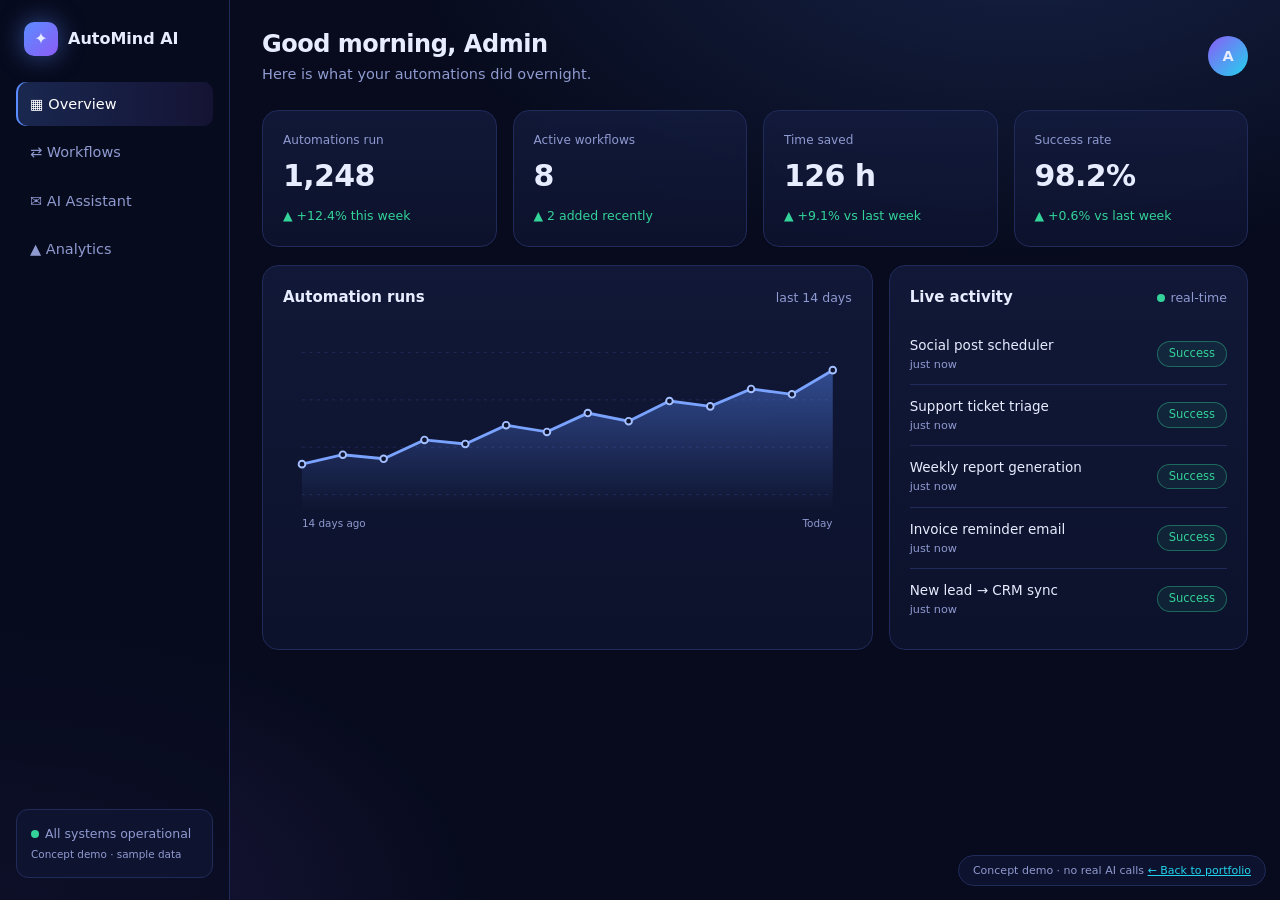
<file: demos/ai-automation/index.html>
<!DOCTYPE html>
<html lang="en"><head><meta charset="UTF-8"><meta name="viewport" content="width=device-width,initial-scale=1">
<title>AI Automation Solutions | Dashboard (Concept Demo)</title>
<style>
:root{--bg:#070b1d;--s1:#0e1430;--s2:#141c3f;--line:#212b5a;--text:#e8ecff;--mut:#8f9ad0;--a:#5b8cff;--b:#8b5cf6;--c:#22d3ee;--ok:#34d399;--warn:#fbbf24}
*{margin:0;padding:0;box-sizing:border-box}
body{background:radial-gradient(900px 500px at 80% -10%,rgba(91,140,255,.18),transparent 70%),radial-gradient(700px 400px at 0% 100%,rgba(139,92,246,.15),transparent 70%),var(--bg);color:var(--text);font:14.5px/1.55 system-ui,'Segoe UI',Roboto,sans-serif;min-height:100vh}
button,input{font:inherit;color:inherit}button{cursor:pointer;border:0;background:none}
.app{display:grid;grid-template-columns:230px 1fr;min-height:100vh}
aside{border-right:1px solid var(--line);background:rgba(8,12,30,.7);padding:22px 16px;position:sticky;top:0;height:100vh;display:flex;flex-direction:column}
.logo{display:flex;align-items:center;gap:10px;font-weight:700;font-size:16px;padding:0 8px 26px}.logo i{width:34px;height:34px;border-radius:10px;background:linear-gradient(135deg,var(--a),var(--b));display:grid;place-items:center;font-style:normal;box-shadow:0 0 24px rgba(91,140,255,.5)}
.lnk{display:flex;gap:12px;align-items:center;padding:11px 14px;border-radius:10px;color:var(--mut);width:100%;text-align:left;transition:.2s;margin-bottom:4px}.lnk:hover{background:var(--s2);color:#fff}.lnk.on{background:linear-gradient(90deg,rgba(91,140,255,.22),rgba(139,92,246,.1));color:#fff;box-shadow:inset 2px 0 0 var(--a)}
.side-foot{margin-top:auto;padding:14px;border:1px solid var(--line);border-radius:12px;background:var(--s1);font-size:12.5px;color:var(--mut)}.dot{display:inline-block;width:8px;height:8px;border-radius:50%;background:var(--ok);margin-right:6px;animation:pulse 1.6s infinite}@keyframes pulse{50%{opacity:.3}}
main{padding:26px 32px 60px;min-width:0}.top{display:flex;justify-content:space-between;align-items:center;margin-bottom:24px;gap:14px}.top h1{font-size:24px;letter-spacing:-.02em}.top p{color:var(--mut)}
.av{width:40px;height:40px;border-radius:50%;background:linear-gradient(135deg,var(--b),var(--c));display:grid;place-items:center;font-weight:700}
.view{display:none}.view.on{display:block;animation:in .45s}@keyframes in{from{opacity:0;transform:translateY(10px)}}
.kpis{display:grid;grid-template-columns:repeat(4,1fr);gap:16px;margin-bottom:18px}.kpi,.card{background:linear-gradient(180deg,rgba(20,28,63,.8),rgba(14,20,48,.8));border:1px solid var(--line);border-radius:16px;padding:20px;backdrop-filter:blur(6px)}
.kpi small{color:var(--mut);display:block}.kpi b{font-size:30px;letter-spacing:-.02em;display:block;margin:4px 0}.kpi span{font-size:12.5px;color:var(--ok)}
.row2{display:grid;grid-template-columns:1.7fr 1fr;gap:16px}.card h3{font-size:15px;margin-bottom:14px;display:flex;justify-content:space-between;align-items:center}.card h3 small{color:var(--mut);font-weight:400}
.rn{display:flex;justify-content:space-between;align-items:center;padding:11px 0;border-bottom:1px solid var(--line);font-size:13.5px;animation:in .5s}.rn:last-child{border:0}.rn small{color:var(--mut);display:block}
.pill{font-size:11.5px;padding:3px 11px;border-radius:99px;border:1px solid}.pill.ok{color:var(--ok);border-color:rgba(52,211,153,.4);background:rgba(52,211,153,.08)}.pill.run2{color:var(--warn);border-color:rgba(251,191,36,.4);background:rgba(251,191,36,.08)}.pill.err{color:#f87171;border-color:rgba(248,113,113,.4)}
.btn{background:linear-gradient(135deg,var(--a),var(--b));padding:10px 20px;border-radius:10px;font-weight:600;box-shadow:0 8px 24px rgba(91,140,255,.3);transition:.25s}.btn:hover{transform:translateY(-2px);box-shadow:0 12px 30px rgba(91,140,255,.5)}.btn:disabled{opacity:.5;transform:none}.btn.o{background:var(--s2);box-shadow:none;border:1px solid var(--line)}
/* builder */
.builder{display:grid;grid-template-columns:1fr 280px;gap:16px}.canvas{position:relative;height:520px;border:1px solid var(--line);border-radius:16px;background-color:#0a1030;background-image:radial-gradient(#2a3670 1px,transparent 1.2px);background-size:24px 24px;overflow:hidden;touch-action:none}
.canvas svg{position:absolute;inset:0;width:100%;height:100%;pointer-events:none}.node{position:absolute;width:190px;padding:12px 14px;border-radius:14px;background:var(--s2);border:1px solid var(--line);cursor:grab;user-select:none;transition:box-shadow .3s,border-color .3s;display:flex;gap:10px;align-items:center}.node:active{cursor:grabbing}
.node i{width:34px;height:34px;border-radius:10px;display:grid;place-items:center;font-style:normal;flex:none;font-size:16px}.node b{display:block;font-size:13.5px}.node small{color:var(--mut);font-size:11.5px}
.node.run{box-shadow:0 0 0 2px var(--warn),0 0 30px rgba(251,191,36,.35);border-color:var(--warn);display:flex;padding:12px 14px}.node.done{border-color:var(--ok);box-shadow:0 0 0 1px var(--ok)}
.pal{display:flex;flex-direction:column;gap:8px}.pal button{display:flex;gap:10px;align-items:center;padding:10px 12px;border-radius:10px;background:var(--s2);border:1px solid var(--line);text-align:left;transition:.2s}.pal button:hover{border-color:var(--a);transform:translateX(3px)}.pal i{font-style:normal;width:28px;height:28px;border-radius:8px;display:grid;place-items:center}
.log{font:12px/1.7 ui-monospace,Menlo,Consolas,monospace;color:#a9b4ee;background:#060a1c;border:1px solid var(--line);border-radius:10px;padding:12px;height:170px;overflow:auto;margin-top:14px}.log .g{color:var(--ok)}.log .y{color:var(--warn)}
/* chat */
.chat{display:flex;flex-direction:column;height:calc(100vh - 150px);min-height:480px;max-width:820px;margin:0 auto}.msgs{flex:1;overflow:auto;padding:6px 4px 14px;display:flex;flex-direction:column;gap:12px}
.m{max-width:80%;padding:12px 16px;border-radius:16px;animation:in .35s;white-space:pre-line}.m.bot{background:var(--s2);border:1px solid var(--line);align-self:flex-start;border-bottom-left-radius:4px}.m.me{background:linear-gradient(135deg,var(--a),var(--b));align-self:flex-end;border-bottom-right-radius:4px}
.typing span{display:inline-block;width:7px;height:7px;border-radius:50%;background:var(--mut);margin:0 2px;animation:bounce 1s infinite}.typing span:nth-child(2){animation-delay:.15s}.typing span:nth-child(3){animation-delay:.3s}@keyframes bounce{50%{transform:translateY(-5px);opacity:.4}}
.sug{display:flex;gap:8px;flex-wrap:wrap;margin:6px 0 12px}.sug button{padding:8px 16px;border:1px solid var(--a);border-radius:99px;color:#bcd0ff;font-size:13px;transition:.2s}.sug button:hover{background:var(--a);color:#fff}
.inp{display:flex;gap:10px}.inp input{flex:1;background:var(--s1);border:1px solid var(--line);border-radius:12px;padding:13px 16px;outline:0}.inp input:focus{border-color:var(--a)}
/* analytics */
.bars{display:flex;align-items:flex-end;gap:14px;height:220px;padding-top:10px}.bars div{flex:1;display:flex;flex-direction:column;align-items:center;gap:8px;height:100%;justify-content:flex-end}.bars i{width:100%;border-radius:8px 8px 0 0;background:linear-gradient(180deg,var(--a),var(--b));transition:height .9s cubic-bezier(.2,.8,.2,1);height:0}.bars small{color:var(--mut);font-size:12px}.bars b{font-size:12px}
.prog{height:8px;border-radius:99px;background:var(--s2);overflow:hidden;margin-top:6px}.prog i{display:block;height:100%;background:linear-gradient(90deg,var(--a),var(--c));border-radius:99px}
.tw{display:grid;grid-template-columns:1.3fr 1fr;gap:16px;margin-top:16px}
.demo-badge{position:fixed;right:14px;bottom:14px;background:rgba(14,20,48,.95);border:1px solid var(--line);border-radius:99px;padding:6px 14px;font-size:11px;color:var(--mut);z-index:90}.demo-badge a{color:var(--c)}
@media(max-width:900px){.app{grid-template-columns:1fr}aside{position:static;height:auto;flex-direction:row;flex-wrap:wrap;padding:12px;gap:4px;align-items:center}.logo{padding:0 10px 0 0}.lnk{width:auto;padding:8px 12px;margin:0}.side-foot{display:none}main{padding:20px 16px 60px}.kpis{grid-template-columns:1fr 1fr}.row2,.builder,.tw{grid-template-columns:1fr}}
</style></head><body>
<div class="app">
<aside><div class="logo"><i>&#10022;</i> AutoMind AI</div>
<button class="lnk on" data-v="overview">&#9638; Overview</button><button class="lnk" data-v="flow">&#8644; Workflows</button><button class="lnk" data-v="chat">&#9993; AI Assistant</button><button class="lnk" data-v="stats">&#9650; Analytics</button>
<div class="side-foot"><span class="dot"></span>All systems operational<br><small>Concept demo &middot; sample data</small></div></aside>
<main>
<div class="top"><div><h1 id="ttl">Good morning, Admin</h1><p id="sub">Here is what your automations did overnight.</p></div><div class="av">A</div></div>

<section class="view on" id="v-overview">
<div class="kpis" id="kpis"></div>
<div class="row2"><div class="card"><h3>Automation runs <small>last 14 days</small></h3><svg id="area" viewBox="0 0 600 220" width="100%"></svg></div>
<div class="card"><h3>Live activity <small><span class="dot"></span>real-time</small></h3><div id="runs"></div></div></div></section>

<section class="view" id="v-flow"><div class="builder"><div><div class="canvas" id="canvas"><svg id="wires"></svg></div><div class="log" id="log"><span style="color:#5d6aa8">// Workflow console. Drag nodes to rearrange, then press Run.</span></div></div>
<div class="card"><h3>Add step</h3><div class="pal" id="pal"></div><div style="display:flex;gap:8px;margin-top:18px"><button class="btn" id="runBtn" style="flex:1">&#9654; Run workflow</button><button class="btn o" id="reset">Reset</button></div></div></div></section>

<section class="view" id="v-chat"><div class="chat"><div class="msgs" id="msgs"></div><div class="sug" id="sug"></div><form class="inp" id="cf"><input id="ci" placeholder="Ask about leads, reports, workflows..." autocomplete="off"><button class="btn">Send</button></form></div></section>

<section class="view" id="v-stats"><div class="kpis" id="k2"></div><div class="tw"><div class="card"><h3>Runs by weekday</h3><div class="bars" id="bars"></div></div>
<div class="card"><h3>Workflow health</h3><div id="health"></div></div></div></section>
</main></div>
<div class="demo-badge">Concept demo &middot; no real AI calls <a id="back" href="../../index.html#portfolio">&larr; Back to portfolio</a></div>
<script>
if(window.self!==window.top)document.getElementById('back').style.display='none';
const $=s=>document.querySelector(s),$$=s=>document.querySelectorAll(s);
const T={overview:['Good morning, Admin','Here is what your automations did overnight.'],flow:['Workflow Builder','Design an automation and watch it run step by step.'],chat:['AI Assistant','Ask the assistant to help manage leads and workflows.'],stats:['Performance Analytics','How your automations are performing this week.']};
function go(v){$$('.lnk').forEach(b=>b.classList.toggle('on',b.dataset.v===v));$$('.view').forEach(s=>s.classList.toggle('on',s.id==='v-'+v));$('#ttl').textContent=T[v][0];$('#sub').textContent=T[v][1];if(v==='flow')wires();if(v==='stats')bars()}
$$('.lnk').forEach(b=>b.onclick=()=>go(b.dataset.v));
/* KPIs */
function kp(el){el.innerHTML=[['Automations run','1,248','+12.4% this week'],['Active workflows','8','2 added recently'],['Time saved','126 h','+9.1% vs last week'],['Success rate','98.2%','+0.6% vs last week']].map(([a,b,c])=>`<div class="kpi"><small>${a}</small><b>${b}</b><span>&#9650; ${c}</span></div>`).join('')}kp($('#kpis'));kp($('#k2'));
/* area chart */
const D=[34,41,38,52,49,63,58,72,66,81,77,90,86,104];
(function(){const W=600,H=220,mx=120,pts=D.map((v,i)=>[20+i*(W-40)/(D.length-1),H-24-v/mx*(H-50)]);const l=pts.map((p,i)=>(i?'L':'M')+p[0].toFixed(1)+' '+p[1].toFixed(1)).join('');
$('#area').innerHTML=`<defs><linearGradient id="ag" x1="0" y1="0" x2="0" y2="1"><stop offset="0" stop-color="#5b8cff" stop-opacity=".45"/><stop offset="1" stop-color="#5b8cff" stop-opacity="0"/></linearGradient></defs>${[0,1,2,3].map(i=>`<line x1="20" x2="580" y1="${30+i*50}" y2="${30+i*50}" stroke="#212b5a" stroke-dasharray="3 5"/>`).join('')}<path d="${l}L580 ${H-24}L20 ${H-24}Z" fill="url(#ag)"/><path d="${l}" fill="none" stroke="#7aa2ff" stroke-width="3" stroke-linecap="round" stroke-dasharray="1400" stroke-dashoffset="1400"><animate attributeName="stroke-dashoffset" to="0" dur="1.6s" fill="freeze"/></path>${pts.map((p,i)=>`<circle cx="${p[0]}" cy="${p[1]}" r="3.5" fill="#0e1430" stroke="#a5c0ff" stroke-width="2"/>`).join('')}<text x="20" y="214" fill="#8f9ad0" font-size="11">14 days ago</text><text x="548" y="214" fill="#8f9ad0" font-size="11">Today</text>`})();
/* live runs */
const WF=['New lead &rarr; CRM sync','Invoice reminder email','Weekly report generation','Support ticket triage','Social post scheduler','Lead qualification (AI)'];let rc=0;
function addRun(){const w=WF[rc++%WF.length],ok=Math.random()>.08;const d=document.createElement('div');d.className='rn';d.innerHTML=`<div>${w}<small>just now</small></div><span class="pill ${ok?'ok':'err'}">${ok?'Success':'Retrying'}</span>`;$('#runs').prepend(d);while($('#runs').children.length>6)$('#runs').lastChild.remove()}
for(let i=0;i<5;i++)addRun();setInterval(addRun,3200);
/* builder */
const TY={trigger:['#34d399','&#9889;','Trigger'],ai:['#8b5cf6','&#10022;','AI step'],email:['#5b8cff','&#9993;','Email'],crm:['#22d3ee','&#9776;','CRM'],notify:['#fbbf24','&#128276;','Notify'],cond:['#f472b6','&#10070;','Condition']};
const START=[{t:'trigger',n:'New Lead',s:'Form submitted',x:30,y:30},{t:'ai',n:'AI Qualify',s:'Score the lead',x:260,y:110},{t:'cond',n:'Score > 70?',s:'Branch logic',x:50,y:210},{t:'email',n:'Send Email',s:'Welcome sequence',x:280,y:290},{t:'crm',n:'Add to CRM',s:'Create contact',x:60,y:390}];
let nodes=[];function reset(){nodes=JSON.parse(JSON.stringify(START));draw();$('#log').innerHTML='<span style="color:#5d6aa8">// Workflow console. Drag nodes to rearrange, then press Run.</span>'}
function draw(){$$('.node').forEach(n=>n.remove());nodes.forEach((n,i)=>{const [c,ic]=TY[n.t];const e=document.createElement('div');e.className='node';e.dataset.i=i;e.style.left=n.x+'px';e.style.top=n.y+'px';e.innerHTML=`<i style="background:${c}22;color:${c}">${ic}</i><div><b>${n.n}</b><small>${n.s}</small></div>`;$('#canvas').appendChild(e)});wires()}
function wires(){const w=$('#wires');let h='';for(let i=0;i<nodes.length-1;i++){const a=nodes[i],b=nodes[i+1],x1=a.x+95,y1=a.y+54,x2=b.x+95,y2=b.y,my=(y1+y2)/2;h+=`<path d="M${x1} ${y1}C${x1} ${my} ${x2} ${my} ${x2} ${y2}" fill="none" stroke="#5b8cff" stroke-width="2" stroke-opacity=".7" stroke-dasharray="5 6"><animate attributeName="stroke-dashoffset" from="22" to="0" dur="1s" repeatCount="indefinite"/></path><circle cx="${x2}" cy="${y2}" r="4" fill="#8b5cf6"/>`}w.innerHTML=h}
let drag=null;$('#canvas').addEventListener('pointerdown',e=>{const n=e.target.closest('.node');if(!n)return;const r=n.getBoundingClientRect();drag={n,i:+n.dataset.i,dx:e.clientX-r.left,dy:e.clientY-r.top};n.setPointerCapture(e.pointerId)});
$('#canvas').addEventListener('pointermove',e=>{if(!drag)return;const c=$('#canvas').getBoundingClientRect(),x=Math.max(0,Math.min(c.width-190,e.clientX-c.left-drag.dx)),y=Math.max(0,Math.min(c.height-60,e.clientY-c.top-drag.dy));nodes[drag.i].x=x;nodes[drag.i].y=y;drag.n.style.left=x+'px';drag.n.style.top=y+'px';wires()});
addEventListener('pointerup',()=>drag=null);
$('#pal').innerHTML=Object.entries(TY).map(([k,[c,ic,l]])=>`<button data-k="${k}"><i style="background:${c}22;color:${c}">${ic}</i>${l}</button>`).join('');
$('#pal').onclick=e=>{const b=e.target.closest('button');if(!b||nodes.length>=8)return;const l=nodes[nodes.length-1],[c,ic,lab]=TY[b.dataset.k];nodes.push({t:b.dataset.k,n:lab,s:'New step',x:(l.x>150?40:260),y:Math.min(l.y+80,450)});draw()};
$('#reset').onclick=reset;
const wait=ms=>new Promise(r=>setTimeout(r,ms));const logl=(t,c='')=>{$('#log').insertAdjacentHTML('beforeend',`<div class="${c}">${t}</div>`);$('#log').scrollTop=1e5};
$('#runBtn').onclick=async()=>{const b=$('#runBtn');b.disabled=true;$$('.node').forEach(n=>n.classList.remove('run','done'));logl('&gt; Starting workflow...','y');const t0=Date.now();
for(let i=0;i<nodes.length;i++){const el=$$('.node')[i];el.classList.add('run');logl(`[${i+1}/${nodes.length}] ${nodes[i].n}: running...`);await wait(750);el.classList.remove('run');el.classList.add('done');logl(`[${i+1}/${nodes.length}] ${nodes[i].n}: <span class="g">done</span>`)}
logl(`&#10003; Workflow completed in ${((Date.now()-t0)/1000).toFixed(1)}s`,'g');b.disabled=false;addRun()};
reset();
/* chat */
const KB=[[/lead|crm|prospect/,'You have 42 new leads today. 11 are scored above 70 and ready for follow-up.\nWant me to send them the welcome sequence?'],[/report|summary|weekly/,'Your weekly report is ready:\n- 1,248 automations run (+12.4%)\n- 126 hours saved\n- 98.2% success rate\nI can email it to your team.'],[/schedule|call|meeting|book/,'Done. I have scheduled a call for tomorrow at 11:00 AM and sent a calendar invite with a reminder 30 minutes before.'],[/workflow|automat/,'You have 8 active workflows. The newest one, "Lead qualification (AI)", ran 214 times with a 99% success rate. Open the Workflows tab to edit it.'],[/support|customer|ticket/,'Customer support: 17 open tickets, average first response 6 minutes. 9 were resolved automatically by the assistant today.'],[/hello|hi|hey|help/,'Hello! I can summarise leads, build reports, schedule calls and manage your automations. What would you like to do?']];
const SUG=['Lead generation','Customer support','Schedule a call','Weekly report'];
function msg(t,c){const d=document.createElement('div');d.className='m '+c;d.textContent=t;$('#msgs').appendChild(d);$('#msgs').scrollTop=1e5;return d}
msg('How can I help you today?','bot');
$('#sug').innerHTML=SUG.map(s=>`<button>${s}</button>`).join('');$('#sug').onclick=e=>{if(e.target.tagName==='BUTTON')ask(e.target.textContent)};
async function ask(q){msg(q,'me');const t=document.createElement('div');t.className='m bot typing';t.innerHTML='<span></span><span></span><span></span>';$('#msgs').appendChild(t);$('#msgs').scrollTop=1e5;await wait(900);t.remove();const k=KB.find(([r])=>r.test(q.toLowerCase()));msg(k?k[1]:'I can help with leads, reports, scheduling and workflows. Try asking for a "weekly report" or "new leads".','bot')}
$('#cf').onsubmit=e=>{e.preventDefault();const v=$('#ci').value.trim();if(!v)return;$('#ci').value='';ask(v)};
/* analytics */
function bars(){const v=[62,78,91,84,102,48,35],d=['Mon','Tue','Wed','Thu','Fri','Sat','Sun'];$('#bars').innerHTML=v.map((x,i)=>`<div><b>${x}</b><i data-h="${x/110*100}%"></i><small>${d[i]}</small></div>`).join('');setTimeout(()=>$$('#bars i').forEach(i=>i.style.height=i.dataset.h),60)}
$('#health').innerHTML=[['Lead qualification (AI)',99],['Invoice reminders',97],['Weekly reports',100],['Support triage',94],['Social scheduler',91]].map(([n,p])=>`<div style="margin-bottom:16px"><div style="display:flex;justify-content:space-between;font-size:13px"><span>${n}</span><b>${p}%</b></div><div class="prog"><i style="width:${p}%"></i></div></div>`).join('');
</script></body></html>
</file>
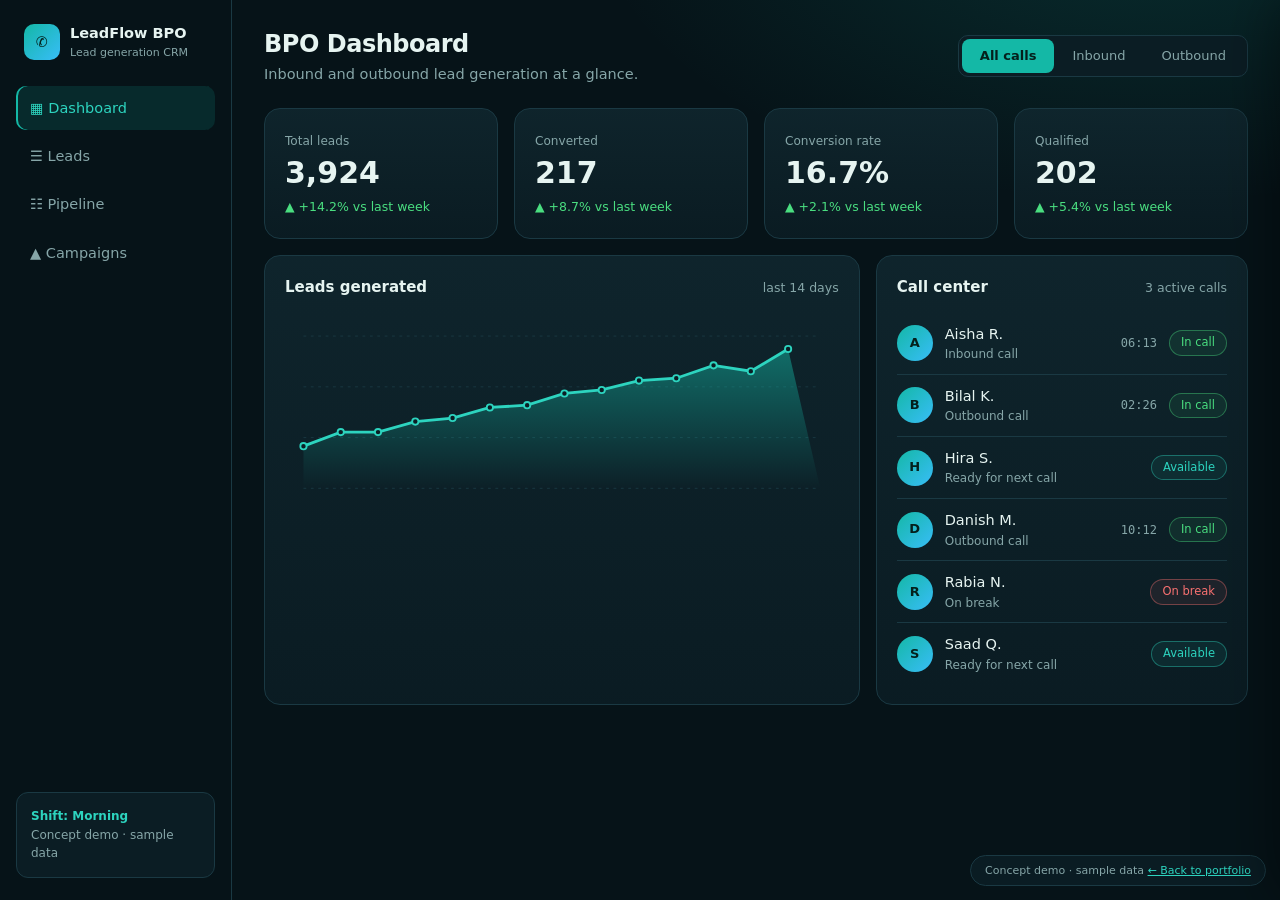
<file: demos/bpo-leads/index.html>
<!DOCTYPE html>
<html lang="en"><head><meta charset="UTF-8"><meta name="viewport" content="width=device-width,initial-scale=1">
<title>BPO Lead Generation | CRM Dashboard (Concept Demo)</title>
<style>
:root{--bg:#061318;--s1:#0b1d24;--s2:#10272f;--line:#1a3943;--text:#e6f4f1;--mut:#86a6a8;--a:#14b8a6;--a2:#2dd4bf;--blue:#38bdf8;--ok:#4ade80;--warn:#fbbf24;--err:#f87171;--vio:#a78bfa}
*{margin:0;padding:0;box-sizing:border-box}
body{background:radial-gradient(800px 420px at 90% -10%,rgba(20,184,166,.16),transparent 70%),var(--bg);color:var(--text);font:14.5px/1.55 system-ui,'Segoe UI',Roboto,sans-serif}
button,input,select,textarea{font:inherit;color:inherit}button{cursor:pointer;border:0;background:none}
.app{display:grid;grid-template-columns:232px 1fr;min-height:100vh}
aside{background:rgba(6,19,24,.85);border-right:1px solid var(--line);padding:22px 16px;position:sticky;top:0;height:100vh;display:flex;flex-direction:column}
.logo{display:flex;gap:10px;align-items:center;padding:0 8px 24px;font-weight:700}.logo i{width:36px;height:36px;border-radius:10px;background:linear-gradient(135deg,var(--a),var(--blue));display:grid;place-items:center;font-style:normal;color:#04201c}.logo small{display:block;color:var(--mut);font-weight:400;font-size:11px}
.lnk{display:flex;gap:12px;align-items:center;padding:11px 14px;border-radius:10px;color:var(--mut);width:100%;text-align:left;margin-bottom:4px;transition:.2s}.lnk:hover{background:var(--s2);color:#fff}.lnk.on{background:rgba(20,184,166,.14);color:var(--a2);box-shadow:inset 2px 0 0 var(--a)}
.sf{margin-top:auto;font-size:12px;color:var(--mut);border:1px solid var(--line);background:var(--s1);border-radius:12px;padding:14px}
main{padding:26px 32px 70px;min-width:0}.top{display:flex;justify-content:space-between;align-items:center;margin-bottom:22px;gap:14px;flex-wrap:wrap}.top h1{font-size:24px;letter-spacing:-.02em}.top p{color:var(--mut)}
.seg{display:inline-flex;background:var(--s1);border:1px solid var(--line);border-radius:10px;padding:3px}.seg button{padding:7px 18px;border-radius:8px;color:var(--mut);font-size:13px}.seg button.on{background:var(--a);color:#04201c;font-weight:600}
.view{display:none}.view.on{display:block;animation:in .45s}@keyframes in{from{opacity:0;transform:translateY(10px)}}
.kp{display:grid;grid-template-columns:repeat(4,1fr);gap:16px;margin-bottom:16px}.card{background:linear-gradient(180deg,rgba(16,39,47,.85),rgba(11,29,36,.85));border:1px solid var(--line);border-radius:16px;padding:20px}.card h3{font-size:15px;margin-bottom:14px;display:flex;justify-content:space-between;align-items:center}.card h3 small{color:var(--mut);font-weight:400}
.kp small{color:var(--mut)}.kp b{font-size:30px;display:block;line-height:1.2;margin:4px 0}.kp span{font-size:12.5px;color:var(--ok)}
.g2{display:grid;grid-template-columns:1.6fr 1fr;gap:16px}.g2b{display:grid;grid-template-columns:1fr 1fr;gap:16px}
.ag{display:flex;align-items:center;gap:12px;padding:10px 0;border-bottom:1px solid var(--line)}.ag:last-child{border:0}.ag .ph{width:36px;height:36px;border-radius:50%;background:linear-gradient(135deg,var(--a),var(--blue));display:grid;place-items:center;font-weight:700;color:#04201c;font-size:13px;flex:none}.ag div{flex:1}.ag small{color:var(--mut);display:block;font-size:12px}.ag time{font:12px ui-monospace,Menlo,monospace;color:var(--mut)}
.st{font-size:11.5px;padding:3px 11px;border-radius:99px;border:1px solid;white-space:nowrap}.st.New{color:var(--blue);border-color:rgba(56,189,248,.4);background:rgba(56,189,248,.08)}.st.Contacted{color:var(--warn);border-color:rgba(251,191,36,.4);background:rgba(251,191,36,.08)}.st.Qualified{color:var(--vio);border-color:rgba(167,139,250,.4);background:rgba(167,139,250,.08)}.st.Converted,.st.In{color:var(--ok);border-color:rgba(74,222,128,.4);background:rgba(74,222,128,.08)}.st.Lost,.st.Break{color:var(--err);border-color:rgba(248,113,113,.4);background:rgba(248,113,113,.08)}.st.Avail{color:var(--a2);border-color:rgba(45,212,191,.4);background:rgba(45,212,191,.08)}
.tools{display:flex;gap:10px;flex-wrap:wrap;margin-bottom:14px}.tools input,.tools select,.f input,.f select,.f textarea{background:var(--s1);border:1px solid var(--line);border-radius:10px;padding:10px 14px;outline:0}.tools input{flex:1;min-width:200px}.tools input:focus,.f input:focus,.f textarea:focus{border-color:var(--a)}
.btn{background:var(--a);color:#04201c;font-weight:600;padding:10px 20px;border-radius:10px;transition:.25s}.btn:hover{background:var(--a2);box-shadow:0 8px 24px rgba(20,184,166,.35);transform:translateY(-2px)}.btn.o{background:var(--s2);color:var(--text);border:1px solid var(--line)}
table{width:100%;border-collapse:collapse;font-size:13.5px}th{text-align:left;color:var(--mut);font-weight:500;font-size:12px;text-transform:uppercase;letter-spacing:.06em;padding:10px 12px;border-bottom:1px solid var(--line);cursor:pointer;white-space:nowrap}td{padding:12px;border-bottom:1px solid var(--line)}tbody tr{cursor:pointer;transition:.15s}tbody tr:hover td{background:rgba(20,184,166,.06)}.nm{display:flex;align-items:center;gap:10px}.nm i{width:30px;height:30px;border-radius:50%;background:var(--s2);border:1px solid var(--line);display:grid;place-items:center;font-style:normal;font-size:11px;color:var(--a2);font-weight:700}
.kb{display:grid;grid-template-columns:repeat(4,1fr);gap:14px;align-items:start}.col{background:var(--s1);border:1px solid var(--line);border-radius:14px;padding:12px;min-height:420px;transition:.2s}.col.over{border-color:var(--a);background:rgba(20,184,166,.06)}.col h4{display:flex;justify-content:space-between;font-size:13px;padding:4px 6px 10px;color:var(--mut);text-transform:uppercase;letter-spacing:.08em}.col h4 b{color:var(--text)}
.lc{background:var(--s2);border:1px solid var(--line);border-radius:12px;padding:12px;margin-bottom:10px;cursor:grab;transition:.2s}.lc:hover{border-color:var(--a)}.lc.drag{opacity:.4}.lc b{display:block;font-size:13.5px}.lc small{color:var(--mut)}.lc .r{display:flex;justify-content:space-between;margin-top:8px;font-size:12px;color:var(--a2)}
.dr{position:fixed;top:0;right:0;bottom:0;width:380px;max-width:100%;background:var(--s1);border-left:1px solid var(--line);padding:26px;z-index:100;transform:translateX(105%);transition:.4s;overflow:auto;box-shadow:-20px 0 60px rgba(0,0,0,.5)}.dr.on{transform:none}.dr h2{font-size:22px;margin:6px 0 2px}.dr dl{display:grid;grid-template-columns:90px 1fr;gap:10px;margin:18px 0;font-size:13.5px}.dr dt{color:var(--mut)}.f{display:grid;gap:10px}.x{position:absolute;top:14px;right:14px;width:34px;height:34px;border-radius:50%;background:var(--s2);font-size:18px}
.ov{position:fixed;inset:0;background:rgba(0,0,0,.6);z-index:90;display:none}.ov.on{display:block}
.toast{position:fixed;bottom:24px;left:50%;transform:translate(-50%,100px);background:var(--a);color:#04201c;padding:11px 22px;border-radius:99px;font-weight:600;z-index:200;transition:.4s}.toast.on{transform:translate(-50%,0)}
.demo-badge{position:fixed;right:14px;bottom:14px;background:rgba(11,29,36,.95);border:1px solid var(--line);border-radius:99px;padding:6px 14px;font-size:11px;color:var(--mut);z-index:80}.demo-badge a{color:var(--a2)}
.leg{display:flex;gap:16px;font-size:12px;color:var(--mut);margin-top:6px}.leg i{display:inline-block;width:10px;height:10px;border-radius:3px;margin-right:6px}
@media(max-width:960px){.app{grid-template-columns:1fr}aside{position:static;height:auto;flex-direction:row;flex-wrap:wrap;padding:12px;align-items:center}.logo{padding:0 10px 0 0}.lnk{width:auto;padding:8px 12px;margin:0}.sf{display:none}main{padding:20px 16px 70px}.kp,.kb{grid-template-columns:1fr 1fr}.g2,.g2b{grid-template-columns:1fr}.card{overflow:auto}}
@media(max-width:560px){.kb{grid-template-columns:1fr}}
</style></head><body><div class="app">
<aside><div class="logo"><i>&#9990;</i><div>LeadFlow BPO<small>Lead generation CRM</small></div></div>
<button class="lnk on" data-v="dash">&#9638; Dashboard</button><button class="lnk" data-v="leads">&#9776; Leads</button><button class="lnk" data-v="pipe">&#9783; Pipeline</button><button class="lnk" data-v="camp">&#9650; Campaigns</button>
<div class="sf"><b style="color:var(--a2)">Shift: Morning</b><br>Concept demo &middot; sample data</div></aside>
<main><div class="top"><div><h1 id="ttl">BPO Dashboard</h1><p id="sub">Inbound and outbound lead generation at a glance.</p></div><div class="seg" id="dir"><button class="on" data-d="All">All calls</button><button data-d="Inbound">Inbound</button><button data-d="Outbound">Outbound</button></div></div>

<section class="view on" id="v-dash"><div class="kp" id="kp"></div>
<div class="g2"><div class="card"><h3>Leads generated <small>last 14 days</small></h3><svg id="area" viewBox="0 0 600 210" width="100%"></svg></div><div class="card"><h3>Call center <small id="live"></small></h3><div id="agents"></div></div></div></section>

<section class="view" id="v-leads"><div class="tools"><input id="q" placeholder="Search by name, phone or source..."><select id="fs"><option value="">All statuses</option><option>New</option><option>Contacted</option><option>Qualified</option><option>Converted</option><option>Lost</option></select><select id="fo"><option value="">All sources</option></select><button class="btn" id="addb">+ Add lead</button></div>
<div class="card" style="padding:6px 8px;overflow:auto"><table><thead><tr><th data-k="name">Name</th><th>Phone</th><th data-k="source">Source</th><th data-k="dir">Type</th><th data-k="status">Status</th><th data-k="value">Value</th></tr></thead><tbody id="tb"></tbody></table></div><p style="color:var(--mut);margin-top:10px;font-size:13px" id="cnt"></p></section>

<section class="view" id="v-pipe"><div class="kb" id="kb"></div></section>

<section class="view" id="v-camp"><div class="kp" id="kc"></div><div class="g2b"><div class="card"><h3>Campaign performance</h3><svg id="cbars" viewBox="0 0 400 220" width="100%"></svg><div class="leg"><span><i style="background:#14b8a6"></i>Leads</span><span><i style="background:#38bdf8"></i>Qualified</span></div></div>
<div class="card" style="text-align:center"><h3>Target achievement</h3><svg viewBox="0 0 200 200" width="190" style="margin:6px auto;display:block"><circle cx="100" cy="100" r="80" fill="none" stroke="#10272f" stroke-width="22"/><circle id="ring" cx="100" cy="100" r="80" fill="none" stroke="url(#rg)" stroke-width="22" stroke-linecap="round" stroke-dasharray="502" stroke-dashoffset="502" transform="rotate(-90 100 100)" style="transition:stroke-dashoffset 1.4s"/><defs><linearGradient id="rg"><stop offset="0" stop-color="#14b8a6"/><stop offset="1" stop-color="#38bdf8"/></linearGradient></defs><text x="100" y="108" text-anchor="middle" font-size="38" font-weight="700" fill="#e6f4f1">72%</text></svg><p style="color:var(--mut)">of monthly lead target reached</p></div></div>
<div class="card" style="margin-top:16px;overflow:auto"><table><thead><tr><th>Campaign</th><th>Channel</th><th>Leads</th><th>Qualified</th><th>Conversion</th></tr></thead><tbody id="ct"></tbody></table></div></section>
</main></div>
<div class="ov" id="ov"></div>
<div class="dr" id="dr"><button class="x" id="dx">&times;</button><div id="dbody"></div></div>
<div class="toast" id="toast"></div>
<div class="demo-badge">Concept demo &middot; sample data <a id="back" href="../../index.html#portfolio">&larr; Back to portfolio</a></div>
<script>
if(window.self!==window.top)document.getElementById('back').style.display='none';
const $=s=>document.querySelector(s),$$=s=>document.querySelectorAll(s);
let seed=7;const rnd=()=>(seed=(seed*16807)%2147483647)/2147483647;
const NAMES=['Ahmed Khan','Sara Malik','Usman Ali','Fatima Noor','Bilal Hussain','Ayesha Siddiqui','Hamza Sheikh','Zainab Raza','Omar Farooq','Mariam Iqbal','Hassan Javed','Nimra Aslam','Talha Mehmood','Hira Yousuf','Saad Qureshi','Maha Ansari','Faisal Rehman','Iqra Butt','Danish Tariq','Sana Mirza','Kamran Abbas','Rabia Naeem','Adeel Shah','Laiba Zafar'];
const SRC=['Facebook','Google Ads','Website','Instagram','Referral','Cold Call'],ST=['New','Contacted','Qualified','Converted','Lost'],W=[3,3,2,2,1];
let LEADS=NAMES.map((n,i)=>{let r=rnd()*11|0,s=0;for(let k=0;k<5;k++){r-=W[k];if(r<0){s=k;break}}const src=SRC[i%6];return{id:i+1,name:n,phone:'+92 3'+(rnd()*5+0|0)+(rnd()*9|0)+' '+(1000000+rnd()*8999999|0),source:src,dir:['Facebook','Google Ads','Website','Instagram'].includes(src)?'Inbound':'Outbound',status:ST[s],value:(1+rnd()*9|0)*5000,note:''}});
let dir='All',sortK='',sortD=1,cur=null;
const toast=t=>{const e=$('#toast');e.textContent=t;e.classList.add('on');setTimeout(()=>e.classList.remove('on'),2000)};
const T={dash:['BPO Dashboard','Inbound and outbound lead generation at a glance.'],leads:['Lead Tracking','Search, filter and manage every lead in one place.'],pipe:['Sales Pipeline','Drag leads between stages as they progress.'],camp:['Campaign Analytics','Compare channels and track progress against targets.']};
function go(v){$$('.lnk').forEach(b=>b.classList.toggle('on',b.dataset.v===v));$$('.view').forEach(s=>s.classList.toggle('on',s.id==='v-'+v));$('#ttl').textContent=T[v][0];$('#sub').textContent=T[v][1];$('#dir').style.visibility=v==='dash'?'visible':'hidden';if(v==='camp')setTimeout(()=>$('#ring').style.strokeDashoffset=502*.28,80);if(v==='pipe')pipe()}
$$('.lnk').forEach(b=>b.onclick=()=>go(b.dataset.v));
const L=()=>LEADS.filter(l=>dir==='All'||l.dir===dir);
function dash(){const l=L(),c=l.filter(x=>x.status==='Converted').length,q=l.filter(x=>x.status==='Qualified').length;
$('#kp').innerHTML=[['Total leads',l.length*160+84,'+14.2%'],['Converted',c*52+9,'+8.7%'],['Conversion rate',(c/Math.max(l.length,1)*100).toFixed(1)+'%','+2.1%'],['Qualified',q*38+12,'+5.4%']].map(([a,b,d])=>`<div class="card"><small>${a}</small><b>${typeof b=='number'?b.toLocaleString():b}</b><span>&#9650; ${d} vs last week</span></div>`).join('');
const base=dir==='Inbound'?[22,30,26,38,34,45,40,52,48,58,55,63,60,72]:dir==='Outbound'?[14,18,22,19,26,24,31,29,36,34,39,42,40,47]:[36,48,48,57,60,69,71,81,84,92,94,105,100,119];
const mx=130,pts=base.map((v,i)=>[20+i*40.4,190-v/mx*165]),p=pts.map((a,i)=>(i?'L':'M')+a[0].toFixed(1)+' '+a[1].toFixed(1)).join('');
$('#area').innerHTML=`<defs><linearGradient id="ag" x1="0" y1="0" x2="0" y2="1"><stop offset="0" stop-color="#14b8a6" stop-opacity=".5"/><stop offset="1" stop-color="#14b8a6" stop-opacity="0"/></linearGradient></defs>${[0,1,2,3].map(i=>`<line x1="20" x2="580" y1="${25+i*55}" y2="${25+i*55}" stroke="#1a3943" stroke-dasharray="3 5"/>`).join('')}<path d="${p}L580 190L20 190Z" fill="url(#ag)"/><path d="${p}" fill="none" stroke="#2dd4bf" stroke-width="3" stroke-linecap="round"/>${pts.map(a=>`<circle cx="${a[0]}" cy="${a[1]}" r="3.4" fill="#0b1d24" stroke="#2dd4bf" stroke-width="2"/>`).join('')}`}
$('#dir').onclick=e=>{const b=e.target.closest('button');if(!b)return;dir=b.dataset.d;$$('#dir button').forEach(x=>x.classList.toggle('on',x===b));dash()};
const AG=[['Aisha R.','In',372,'Inbound'],['Bilal K.','In',145,'Outbound'],['Hira S.','Avail',0,''],['Danish M.','In',611,'Outbound'],['Rabia N.','Break',0,''],['Saad Q.','Avail',0,'']];
const fmt=s=>String(s/60|0).padStart(2,'0')+':'+String(s%60).padStart(2,'0');
function agents(){$('#agents').innerHTML=AG.map(a=>`<div class="ag"><span class="ph">${a[0][0]}</span><div>${a[0]}<small>${a[1]==='In'?a[3]+' call':a[1]==='Avail'?'Ready for next call':'On break'}</small></div>${a[1]==='In'?`<time>${fmt(a[2])}</time>`:''}<span class="st ${a[1]}">${a[1]==='In'?'In call':a[1]==='Avail'?'Available':'On break'}</span></div>`).join('');$('#live').textContent=AG.filter(a=>a[1]==='In').length+' active calls'}
setInterval(()=>{AG.forEach(a=>{if(a[1]==='In')a[2]++});agents()},1000);agents();
/* leads */
$('#fo').innerHTML+=SRC.map(s=>`<option>${s}</option>`).join('');
function table(){const q=$('#q').value.toLowerCase(),s=$('#fs').value,o=$('#fo').value;let l=LEADS.filter(x=>(!q||(x.name+x.phone+x.source).toLowerCase().includes(q))&&(!s||x.status===s)&&(!o||x.source===o));
if(sortK)l.sort((a,b)=>(a[sortK]>b[sortK]?1:-1)*sortD);
$('#tb').innerHTML=l.map(x=>`<tr data-id="${x.id}"><td><div class="nm"><i>${x.name.split(' ').map(w=>w[0]).join('')}</i>${x.name}</div></td><td>${x.phone}</td><td>${x.source}</td><td>${x.dir}</td><td><span class="st ${x.status}">${x.status}</span></td><td>Rs ${x.value.toLocaleString()}</td></tr>`).join('')||'<tr><td colspan="6" style="text-align:center;color:var(--mut);padding:30px">No leads found</td></tr>';$('#cnt').textContent=l.length+' of '+LEADS.length+' leads'}
['q','fs','fo'].forEach(i=>$('#'+i).addEventListener('input',table));
$$('th[data-k]').forEach(t=>t.onclick=()=>{sortD=sortK===t.dataset.k?-sortD:1;sortK=t.dataset.k;table()});
$('#tb').onclick=e=>{const r=e.target.closest('tr[data-id]');if(r)open(+r.dataset.id)};
function open(id){cur=LEADS.find(l=>l.id===id);$('#dbody').innerHTML=`<span class="st ${cur.status}">${cur.status}</span><h2>${cur.name}</h2><small style="color:var(--mut)">Lead #${cur.id}</small><dl><dt>Phone</dt><dd>${cur.phone}</dd><dt>Source</dt><dd>${cur.source}</dd><dt>Type</dt><dd>${cur.dir}</dd><dt>Deal value</dt><dd>Rs ${cur.value.toLocaleString()}</dd></dl><div class="f"><label style="color:var(--mut);font-size:12px">UPDATE STATUS</label><select id="ds">${ST.map(s=>`<option ${s===cur.status?'selected':''}>${s}</option>`).join('')}</select><label style="color:var(--mut);font-size:12px">NOTES</label><textarea id="dn" rows="4" placeholder="Add call notes...">${cur.note}</textarea><button class="btn" id="dsv">Save changes</button></div>`;$('#dr').classList.add('on');$('#ov').classList.add('on');
$('#dsv').onclick=()=>{cur.status=$('#ds').value;cur.note=$('#dn').value;shut();table();dash();toast('Lead updated')}}
function shut(){$('#dr').classList.remove('on');$('#ov').classList.remove('on')}$('#dx').onclick=$('#ov').onclick=shut;
$('#addb').onclick=()=>{$('#dbody').innerHTML=`<h2>Add new lead</h2><form class="f" id="nf" style="margin-top:20px"><input name="n" placeholder="Full name" required><input name="p" placeholder="Phone number" required><select name="s">${SRC.map(s=>`<option>${s}</option>`).join('')}</select><input name="v" type="number" placeholder="Deal value (Rs)" value="25000"><button class="btn">Create lead</button></form>`;$('#dr').classList.add('on');$('#ov').classList.add('on');
$('#nf').onsubmit=e=>{e.preventDefault();const f=Object.fromEntries(new FormData(e.target));LEADS.unshift({id:Date.now()%1e6,name:f.n,phone:f.p,source:f.s,dir:['Facebook','Google Ads','Website','Instagram'].includes(f.s)?'Inbound':'Outbound',status:'New',value:+f.v||0,note:''});shut();table();dash();toast('Lead added')}};
/* pipeline */
function pipe(){const cols=['New','Contacted','Qualified','Converted'];$('#kb').innerHTML=cols.map(c=>{const l=LEADS.filter(x=>x.status===c);return `<div class="col" data-c="${c}"><h4>${c}<b>${l.length}</b></h4>${l.slice(0,8).map(x=>`<div class="lc" draggable="true" data-id="${x.id}"><b>${x.name}</b><small>${x.source} &middot; ${x.dir}</small><div class="r"><span>Rs ${x.value.toLocaleString()}</span><span>${x.phone.slice(-7)}</span></div></div>`).join('')}</div>`}).join('');
$$('.lc').forEach(c=>{c.ondragstart=e=>{e.dataTransfer.setData('t',c.dataset.id);c.classList.add('drag')};c.ondragend=()=>c.classList.remove('drag')});
$$('.col').forEach(c=>{c.ondragover=e=>{e.preventDefault();c.classList.add('over')};c.ondragleave=()=>c.classList.remove('over');c.ondrop=e=>{e.preventDefault();const l=LEADS.find(x=>x.id==e.dataTransfer.getData('t'));if(l){l.status=c.dataset.c;pipe();dash();toast(l.name+' moved to '+l.status)}}})}
/* campaigns */
const CP=[['Spring Offer','Facebook',420,180],['Google Search','Google Ads',360,172],['Website Chat','Website',210,118],['Cold Outreach','Outbound',290,96],['Referral Push','Referral',120,74]];
$('#kc').innerHTML=[['Total calls','5,420'],['Qualified leads','1,982'],['Conversion rate','36.5%'],['Cost per lead','Rs 410']].map(([a,b])=>`<div class="card"><small>${a}</small><b>${b}</b></div>`).join('');
$('#cbars').innerHTML=CP.map((c,i)=>{const x=20+i*76;return `<rect x="${x}" y="${200-c[2]/460*170}" width="26" height="${c[2]/460*170}" rx="5" fill="#14b8a6"/><rect x="${x+30}" y="${200-c[3]/460*170}" width="26" height="${c[3]/460*170}" rx="5" fill="#38bdf8"/><text x="${x+28}" y="214" text-anchor="middle" font-size="10" fill="#86a6a8">${c[0].split(' ')[0]}</text>`}).join('');
$('#ct').innerHTML=CP.map(c=>{const p=(c[3]/c[2]*100).toFixed(0);return `<tr><td><b>${c[0]}</b></td><td>${c[1]}</td><td>${c[2]}</td><td>${c[3]}</td><td style="min-width:140px"><div style="display:flex;align-items:center;gap:10px"><div style="flex:1;height:8px;background:var(--s2);border-radius:99px"><i style="display:block;height:100%;width:${p}%;border-radius:99px;background:linear-gradient(90deg,#14b8a6,#38bdf8)"></i></div><b>${p}%</b></div></td></tr>`}).join('');
dash();table();
</script></body></html>
</file>
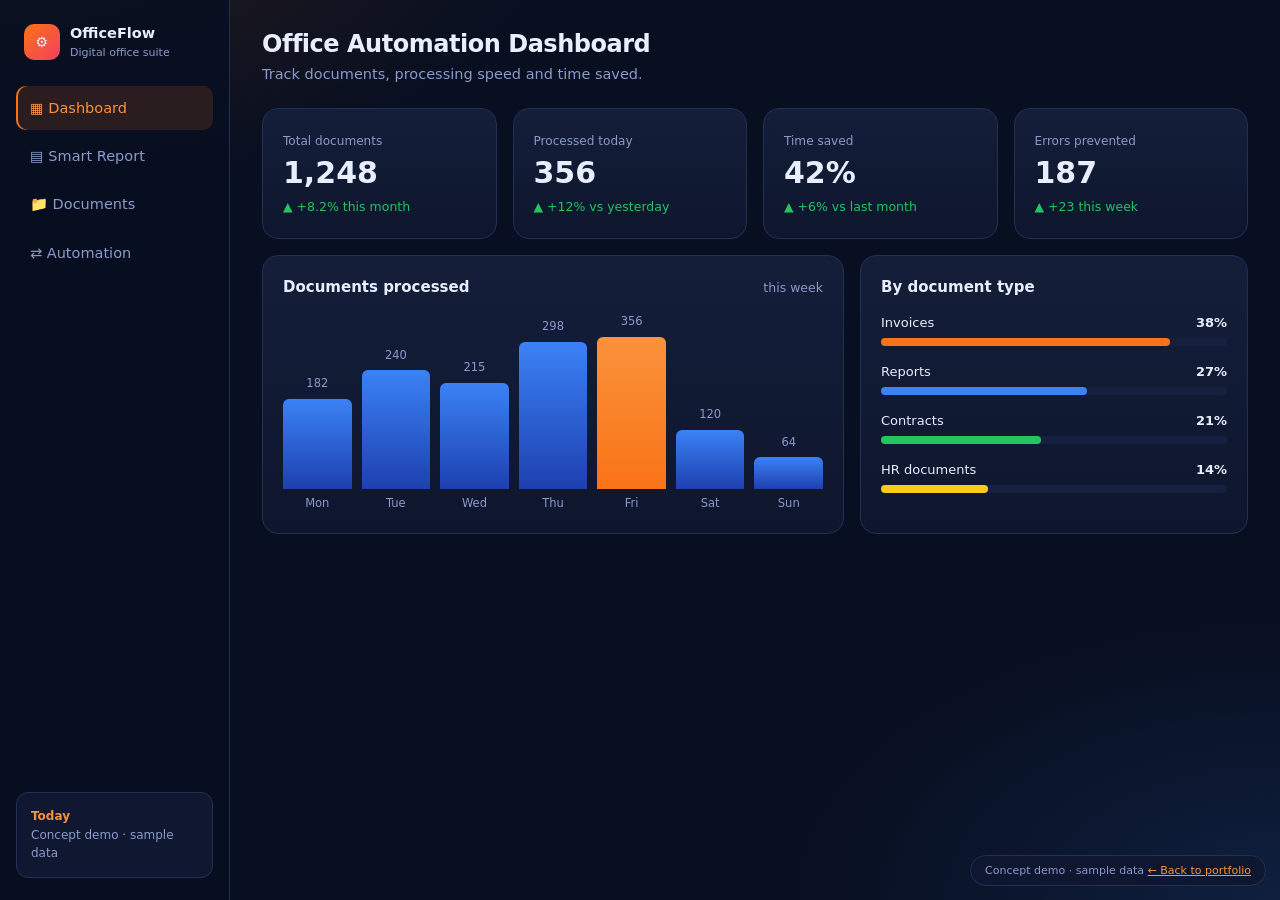
<file: demos/office-automation/index.html>
<!DOCTYPE html>
<html lang="en"><head><meta charset="UTF-8"><meta name="viewport" content="width=device-width,initial-scale=1">
<title>Office Automation | Productivity Suite (Concept Demo)</title>
<style>
:root{--bg:#080f20;--s1:#0f1830;--s2:#16213f;--line:#223056;--text:#e9eefc;--mut:#8b9acb;--o:#f97316;--o2:#fb923c;--b:#3b82f6;--g:#22c55e;--y:#facc15;--r:#ef4444}
*{margin:0;padding:0;box-sizing:border-box}
body{background:radial-gradient(800px 400px at 0% -10%,rgba(249,115,22,.14),transparent 70%),radial-gradient(700px 400px at 100% 100%,rgba(59,130,246,.14),transparent 70%),var(--bg);color:var(--text);font:14.5px/1.55 system-ui,'Segoe UI',Roboto,sans-serif}
button,input,select{font:inherit;color:inherit}button{cursor:pointer;border:0;background:none}
.app{display:grid;grid-template-columns:230px 1fr;min-height:100vh}
aside{background:rgba(8,15,32,.85);border-right:1px solid var(--line);padding:22px 16px;position:sticky;top:0;height:100vh;display:flex;flex-direction:column}
.logo{display:flex;gap:10px;align-items:center;padding:0 8px 24px;font-weight:700}.logo i{width:36px;height:36px;border-radius:10px;background:linear-gradient(135deg,var(--o),#f43f5e);display:grid;place-items:center;font-style:normal}.logo small{display:block;color:var(--mut);font-weight:400;font-size:11px}
.lnk{display:flex;gap:12px;align-items:center;padding:11px 14px;border-radius:10px;color:var(--mut);width:100%;text-align:left;margin-bottom:4px;transition:.2s}.lnk:hover{background:var(--s2);color:#fff}.lnk.on{background:rgba(249,115,22,.14);color:var(--o2);box-shadow:inset 2px 0 0 var(--o)}
.sf{margin-top:auto;font-size:12px;color:var(--mut);border:1px solid var(--line);background:var(--s1);border-radius:12px;padding:14px}
main{padding:26px 32px 70px;min-width:0}.top{margin-bottom:22px}.top h1{font-size:24px;letter-spacing:-.02em}.top p{color:var(--mut)}
.view{display:none}.view.on{display:block;animation:in .45s}@keyframes in{from{opacity:0;transform:translateY(10px)}}
.kp{display:grid;grid-template-columns:repeat(4,1fr);gap:16px;margin-bottom:16px}.card{background:linear-gradient(180deg,rgba(22,33,63,.85),rgba(15,24,48,.85));border:1px solid var(--line);border-radius:16px;padding:20px}.card h3{font-size:15px;margin-bottom:14px;display:flex;justify-content:space-between;align-items:center}.card h3 small{color:var(--mut);font-weight:400}
.kp small{color:var(--mut)}.kp b{font-size:30px;display:block;line-height:1.2;margin:4px 0}.kp span{font-size:12.5px;color:var(--g)}
.g2{display:grid;grid-template-columns:1.5fr 1fr;gap:16px}
.bars{display:flex;align-items:flex-end;gap:10px;height:200px}.bars div{flex:1;display:flex;flex-direction:column;align-items:center;justify-content:flex-end;gap:6px;height:100%}.bars i{width:100%;border-radius:6px 6px 0 0;background:linear-gradient(180deg,var(--b),#1e40af);height:0;transition:height 1s cubic-bezier(.2,.8,.2,1)}.bars i.h{background:linear-gradient(180deg,var(--o2),var(--o))}.bars small{color:var(--mut);font-size:11.5px}
.btn{background:var(--o);color:#fff;font-weight:600;padding:10px 20px;border-radius:10px;transition:.25s}.btn:hover{background:var(--o2);transform:translateY(-2px);box-shadow:0 8px 24px rgba(249,115,22,.35)}.btn:disabled{opacity:.5;transform:none}.btn.o{background:var(--s2);border:1px solid var(--line);color:var(--text)}.btn.o:hover{box-shadow:none;border-color:var(--o)}
/* sheet */
.xl{border:1px solid var(--line);border-radius:12px;overflow:auto;background:#fff;color:#1f2937}.xlbar{display:flex;gap:10px;align-items:center;background:#f3f4f6;padding:8px 12px;border-bottom:1px solid #d1d5db;font:13px ui-monospace,Menlo,monospace;color:#374151}.xlbar b{background:#fff;border:1px solid #d1d5db;padding:2px 10px;border-radius:4px;min-width:48px;text-align:center}
.xl table{border-collapse:collapse;width:100%;font-size:14px}.xl th{background:#eef2f0;color:#166534;font-weight:600;padding:8px 10px;border:1px solid #d9dedb;text-align:center}.xl td{border:1px solid #d9dedb;padding:0}.xl td.rh{background:#f3f4f6;text-align:center;color:#6b7280;width:36px;font-size:12px}
.xl input{width:100%;border:0;padding:9px 12px;background:transparent;color:#111827;font:inherit;text-align:right;outline:0}.xl td.t input{text-align:left;font-weight:500}.xl input:focus{box-shadow:inset 0 0 0 2px #16a34a;background:#f0fdf4}.xl td.f input{background:#f8faf9;font-weight:600;color:#14532d}.xl tr.sum td{background:#ecfdf5}
.rep{display:none;margin-top:16px}.rep.on{display:grid;grid-template-columns:1fr 1fr;gap:16px;animation:in .5s}.ins{list-style:none}.ins li{padding:9px 0 9px 26px;position:relative;border-bottom:1px solid var(--line)}.ins li:before{content:"\2713";position:absolute;left:0;color:var(--g);font-weight:700}
/* docs */
.dg{display:grid;grid-template-columns:210px 1fr;gap:16px}.fl button{display:flex;justify-content:space-between;width:100%;padding:10px 12px;border-radius:10px;color:var(--mut);text-align:left;margin-bottom:4px}.fl button:hover{background:var(--s2)}.fl button.on{background:rgba(249,115,22,.14);color:var(--o2)}.fl small{background:var(--s2);border-radius:99px;padding:0 9px;font-size:11.5px}
.tools{display:flex;gap:10px;margin-bottom:12px}.tools input{flex:1;background:var(--s1);border:1px solid var(--line);border-radius:10px;padding:10px 14px;outline:0}.tools input:focus{border-color:var(--o)}
.file{display:grid;grid-template-columns:40px 1fr 90px 100px;gap:12px;align-items:center;padding:12px 8px;border-bottom:1px solid var(--line);animation:in .4s}.file:last-child{border:0}.file .ic{width:38px;height:38px;border-radius:10px;display:grid;place-items:center;font-size:11px;font-weight:700}.file small{color:var(--mut);display:block;font-size:12px}.tg{font-size:11px;padding:2px 10px;border-radius:99px;background:rgba(59,130,246,.14);color:#93c5fd;justify-self:start}.pdf{background:rgba(239,68,68,.15);color:#fca5a5}.xls{background:rgba(34,197,94,.15);color:#86efac}.doc{background:rgba(59,130,246,.15);color:#93c5fd}
/* workflow */
.pipe{display:flex;align-items:center;gap:0;margin:10px 0 24px;flex-wrap:wrap;justify-content:center}.stp{background:var(--s2);border:1px solid var(--line);border-radius:16px;padding:20px 22px;text-align:center;width:160px;transition:.4s}.stp i{display:grid;place-items:center;width:52px;height:52px;border-radius:14px;margin:0 auto 10px;font-style:normal;font-size:24px;background:rgba(59,130,246,.15)}.stp.act{border-color:var(--o);box-shadow:0 0 0 2px rgba(249,115,22,.4),0 0 30px rgba(249,115,22,.25);transform:translateY(-5px)}.stp.ok{border-color:var(--g)}.stp.ok i{background:rgba(34,197,94,.18)}.stp small{color:var(--mut);display:block;font-size:12px}
.arr{width:46px;height:2px;background:repeating-linear-gradient(90deg,var(--line) 0 6px,transparent 6px 10px);position:relative}.arr:after{content:"";position:absolute;right:-1px;top:-4px;border:5px solid transparent;border-left-color:var(--mut)}.arr.ok{background:var(--g)}
.prog{height:8px;background:var(--s2);border-radius:99px;overflow:hidden;margin-bottom:16px}.prog i{display:block;height:100%;width:0;background:linear-gradient(90deg,var(--o),var(--y));transition:width .5s}
.log{font:12px/1.8 ui-monospace,Menlo,Consolas,monospace;background:#050a17;border:1px solid var(--line);border-radius:10px;padding:12px;height:150px;overflow:auto;color:#a9b6e6}.log .g{color:var(--g)}
.rule{display:flex;justify-content:space-between;align-items:center;padding:13px 0;border-bottom:1px solid var(--line)}.rule:last-child{border:0}.rule small{color:var(--mut);display:block}.sw{width:44px;height:24px;border-radius:99px;background:var(--s2);border:1px solid var(--line);position:relative;transition:.3s;flex:none}.sw:after{content:"";position:absolute;top:2px;left:2px;width:18px;height:18px;border-radius:50%;background:#fff;transition:.3s}.sw.on{background:var(--o);border-color:var(--o)}.sw.on:after{left:22px}
.toast{position:fixed;bottom:24px;left:50%;transform:translate(-50%,100px);background:var(--o);color:#fff;padding:11px 22px;border-radius:99px;font-weight:600;z-index:200;transition:.4s}.toast.on{transform:translate(-50%,0)}
.demo-badge{position:fixed;right:14px;bottom:14px;background:rgba(15,24,48,.95);border:1px solid var(--line);border-radius:99px;padding:6px 14px;font-size:11px;color:var(--mut);z-index:80}.demo-badge a{color:var(--o2)}
@media(max-width:960px){.app{grid-template-columns:1fr}aside{position:static;height:auto;flex-direction:row;flex-wrap:wrap;padding:12px;align-items:center}.logo{padding:0 10px 0 0}.lnk{width:auto;padding:8px 12px;margin:0}.sf{display:none}main{padding:20px 16px 70px}.kp{grid-template-columns:1fr 1fr}.g2,.dg,.rep.on{grid-template-columns:1fr}.arr{display:none}.stp{margin:5px}.file{grid-template-columns:40px 1fr 80px}.file .tg{display:none}}
</style></head><body><div class="app">
<aside><div class="logo"><i>&#9881;</i><div>OfficeFlow<small>Digital office suite</small></div></div>
<button class="lnk on" data-v="dash">&#9638; Dashboard</button><button class="lnk" data-v="sheet">&#9636; Smart Report</button><button class="lnk" data-v="docs">&#128193; Documents</button><button class="lnk" data-v="flow">&#8644; Automation</button>
<div class="sf"><b style="color:var(--o2)">Today</b><br>Concept demo &middot; sample data</div></aside>
<main><div class="top"><h1 id="ttl">Office Automation Dashboard</h1><p id="sub">Track documents, processing speed and time saved.</p></div>

<section class="view on" id="v-dash"><div class="kp" id="kp"></div><div class="g2"><div class="card"><h3>Documents processed <small>this week</small></h3><div class="bars" id="b1"></div></div><div class="card"><h3>By document type</h3><div id="types"></div></div></div></section>

<section class="view" id="v-sheet"><div class="card" style="padding:14px"><div style="display:flex;justify-content:space-between;align-items:center;margin-bottom:12px;gap:10px;flex-wrap:wrap"><h3 style="margin:0">Monthly sales report <small>Edit any number. Totals update automatically.</small></h3><div style="display:flex;gap:8px"><button class="btn o" id="csv">&#8681; Export CSV</button><button class="btn" id="gen">&#10022; Generate report</button></div></div>
<div class="xl"><div class="xlbar"><b id="cell">A1</b><span id="fx">Select a cell</span></div><table id="xl"></table></div></div>
<div class="rep" id="rep"><div class="card"><h3>Sales by product</h3><div class="bars" id="b2"></div></div><div class="card"><h3>Auto-generated insights</h3><ul class="ins" id="ins"></ul></div></div></section>

<section class="view" id="v-docs"><div class="dg"><div class="card fl" id="fl" style="padding:14px;align-self:start"></div><div><div class="tools"><input id="q" placeholder="Search documents..."><button class="btn" id="up">&#8679; Upload file</button></div><div class="card" style="padding:8px 14px" id="files"></div></div></div></section>

<section class="view" id="v-flow"><div class="card"><h3>Weekly report automation <small id="rs">Ready to run</small></h3><div class="pipe" id="pipe"></div><div class="prog"><i id="pg"></i></div><div style="display:flex;gap:10px;margin-bottom:14px"><button class="btn" id="run">&#9654; Run automation</button><button class="btn o" id="clr">Clear log</button></div><div class="log" id="log"><span style="color:#5d6aa8">// Press "Run automation" to execute the pipeline.</span></div></div>
<div class="card" style="margin-top:16px"><h3>Automation rules</h3><div id="rules"></div></div></section>
</main></div>
<div class="toast" id="toast"></div>
<div class="demo-badge">Concept demo &middot; sample data <a id="back" href="../../index.html#portfolio">&larr; Back to portfolio</a></div>
<script>
if(window.self!==window.top)document.getElementById('back').style.display='none';
const $=s=>document.querySelector(s),$$=s=>document.querySelectorAll(s);
const wait=ms=>new Promise(r=>setTimeout(r,ms));const toast=t=>{const e=$('#toast');e.textContent=t;e.classList.add('on');setTimeout(()=>e.classList.remove('on'),2000)};
const T={dash:['Office Automation Dashboard','Track documents, processing speed and time saved.'],sheet:['Smart Report','An editable spreadsheet that calculates totals and builds a report automatically.'],docs:['Document Management','Files are organised into folders automatically on upload.'],flow:['Workflow Automation','Chain repetitive tasks into one automated pipeline.']};
function go(v){$$('.lnk').forEach(b=>b.classList.toggle('on',b.dataset.v===v));$$('.view').forEach(s=>s.classList.toggle('on',s.id==='v-'+v));$('#ttl').textContent=T[v][0];$('#sub').textContent=T[v][1];if(v==='dash')bars('b1',[[ 'Mon',182],['Tue',240],['Wed',215],['Thu',298],['Fri',356],['Sat',120],['Sun',64]],4);}
$$('.lnk').forEach(b=>b.onclick=()=>go(b.dataset.v));
function bars(id,d,hi){const mx=Math.max(...d.map(x=>x[1]));$('#'+id).innerHTML=d.map((x,i)=>`<div><small>${x[1]>999?(x[1]/1000).toFixed(1)+'k':x[1]}</small><i class="${i===hi?'h':''}" data-h="${x[1]/mx*88}%"></i><small>${x[0]}</small></div>`).join('');setTimeout(()=>$$('#'+id+' i').forEach(i=>i.style.height=i.dataset.h),60)}
$('#kp').innerHTML=[['Total documents','1,248','+8.2% this month'],['Processed today','356','+12% vs yesterday'],['Time saved','42%','+6% vs last month'],['Errors prevented','187','+23 this week']].map(([a,b,c])=>`<div class="card"><small>${a}</small><b>${b}</b><span>&#9650; ${c}</span></div>`).join('');
$('#types').innerHTML=[['Invoices',38,'#f97316'],['Reports',27,'#3b82f6'],['Contracts',21,'#22c55e'],['HR documents',14,'#facc15']].map(([n,p,c])=>`<div style="margin-bottom:16px"><div style="display:flex;justify-content:space-between;font-size:13px"><span>${n}</span><b>${p}%</b></div><div style="height:8px;background:var(--s2);border-radius:99px;margin-top:5px"><i style="display:block;height:100%;width:${p*2.2}%;background:${c};border-radius:99px"></i></div></div>`).join('');
bars('b1',[['Mon',182],['Tue',240],['Wed',215],['Thu',298],['Fri',356],['Sat',120],['Sun',64]],4);
/* spreadsheet */
const H=['Product','Q1','Q2','Q3','Q4','Total'];let D=[['Product A',12500,14800,13900,16200],['Product B',8700,9100,10400,9800],['Product C',15200,16400,14100,17900],['Product D',6400,7200,8100,8800],['Product E',9900,10500,9600,11800],['Product F',4300,5100,6200,6900]];
const num=v=>isNaN(+v)?0:+v,rt=r=>D[r].slice(1,5).reduce((a,b)=>a+num(b),0),ct=c=>D.reduce((a,r)=>a+num(r[c]),0),fm=n=>n.toLocaleString();
function sheet(){$('#xl').innerHTML=`<thead><tr><th></th>${H.map((h,i)=>`<th>${'ABCDEF'[i]}<br><small style="font-weight:400;color:#6b7280">${h}</small></th>`).join('')}</tr></thead><tbody>`+D.map((r,i)=>`<tr><td class="rh">${i+2}</td><td class="t"><input data-r="${i}" data-c="0" value="${r[0]}"></td>${[1,2,3,4].map(c=>`<td><input data-r="${i}" data-c="${c}" value="${fm(num(r[c]))}"></td>`).join('')}<td class="f"><input readonly data-f="=SUM(B${i+2}:E${i+2})" value="${fm(rt(i))}"></td></tr>`).join('')+`<tr class="sum"><td class="rh">${D.length+2}</td><td class="t f"><input readonly value="Total" data-f="Label"></td>${[1,2,3,4].map(c=>`<td class="f"><input readonly data-f="=SUM(${'ABCDEF'[c]}2:${'ABCDEF'[c]}${D.length+1})" value="${fm(ct(c))}"></td>`).join('')}<td class="f"><input readonly data-f="=SUM(F2:F${D.length+1})" value="${fm(D.reduce((a,_,i)=>a+rt(i),0))}"></td></tr></tbody>`}
sheet();
$('#xl').addEventListener('focusin',e=>{const i=e.target;if(i.tagName!=='INPUT')return;const c=i.closest('td'),col='ABCDEF'[c.cellIndex-1],row=i.closest('tr').rowIndex+1;$('#cell').textContent=col+row;$('#fx').textContent=i.dataset.f||('Value: '+i.value);if(!i.readOnly){i.value=i.value.replace(/,/g,'');i.select()}});
$('#xl').addEventListener('change',e=>{const i=e.target;if(i.readOnly)return;const r=+i.dataset.r,c=+i.dataset.c;D[r][c]=c?num(i.value.replace(/,/g,'')):i.value;sheet();if($('#rep').classList.contains('on'))report();toast('Totals recalculated')});
function report(){const tot=D.map((r,i)=>[r[0],rt(i)]);const all=tot.reduce((a,b)=>a+b[1],0),top=tot.slice().sort((a,b)=>b[1]-a[1])[0],low=tot.slice().sort((a,b)=>a[1]-b[1])[0],q1=ct(1),q4=ct(4),gr=((q4-q1)/q1*100).toFixed(1);
bars('b2',tot.map(t=>[t[0].replace('Product ','P-'),t[1]]),tot.findIndex(t=>t[0]===top[0]));
$('#ins').innerHTML=[`Total yearly sales: <b>Rs ${fm(all)}</b>`,`Top performer: <b>${top[0]}</b> with Rs ${fm(top[1])} (${(top[1]/all*100).toFixed(1)}% of sales)`,`Lowest performer: <b>${low[0]}</b> with Rs ${fm(low[1])}`,`Q4 vs Q1 growth: <b>${gr>0?'+':''}${gr}%</b>`,`Average per product: <b>Rs ${fm(Math.round(all/D.length))}</b>`].map(t=>`<li>${t}</li>`).join('')}
$('#gen').onclick=()=>{$('#rep').classList.add('on');report();toast('Report generated');$('#rep').scrollIntoView({behavior:'smooth',block:'nearest'})};
$('#csv').onclick=()=>{const rows=[H.join(',')].concat(D.map((r,i)=>[...r,rt(i)].join(',')));const a=document.createElement('a');a.href=URL.createObjectURL(new Blob([rows.join('\n')],{type:'text/csv'}));a.download='monthly_sales_report.csv';a.click();toast('CSV exported')};
/* documents */
let FILES=[['Invoice_INV-1042.pdf','Invoices','pdf','248 KB','12 Mar'],['Invoice_INV-1043.pdf','Invoices','pdf','231 KB','14 Mar'],['Q1_Sales_Report.xlsx','Reports','xls','1.2 MB','02 Apr'],['Monthly_KPI_Summary.xlsx','Reports','xls','860 KB','05 Apr'],['Client_Contract_Apex.docx','Contracts','doc','96 KB','18 Feb'],['NDA_Vendor_2026.pdf','Contracts','pdf','142 KB','21 Feb'],['Employee_Handbook.docx','HR','doc','2.1 MB','09 Jan'],['Leave_Policy_2026.pdf','HR','pdf','180 KB','11 Jan']];
let fol='All';const FO=['All','Invoices','Reports','Contracts','HR'];
function docs(){$('#fl').innerHTML=FO.map(f=>`<button class="${f===fol?'on':''}" data-f="${f}">&#128193; ${f}<small>${f==='All'?FILES.length:FILES.filter(x=>x[1]===f).length}</small></button>`).join('');const q=$('#q').value.toLowerCase();
const l=FILES.filter(x=>(fol==='All'||x[1]===fol)&&x[0].toLowerCase().includes(q));$('#files').innerHTML=l.map(x=>`<div class="file"><span class="ic ${x[2]}">${x[2].toUpperCase()}</span><div>${x[0]}<small>${x[3]} &middot; ${x[4]}</small></div><span class="tg">${x[1]}</span><small style="text-align:right">Auto-filed</small></div>`).join('')||'<p style="padding:30px;text-align:center;color:var(--mut)">No documents found</p>'}
$('#fl').onclick=e=>{const b=e.target.closest('button');if(b){fol=b.dataset.f;docs()}};$('#q').oninput=docs;
const UP=[['Invoice_INV-1044.pdf','Invoices','pdf'],['Weekly_Report_W14.xlsx','Reports','xls'],['Contract_Renewal.docx','Contracts','doc'],['Onboarding_Checklist.docx','HR','doc']];let u=0;
$('#up').onclick=()=>{const f=UP[u++%4];FILES.unshift([f[0],f[1],f[2],(80+Math.random()*900|0)+' KB','Today']);fol='All';$('#q').value='';docs();toast('Uploaded and filed under '+f[1])};docs();
/* workflow */
const ST=[['&#8679;','Upload file','Excel / CSV'],['&#9881;','Process data','Clean and total'],['&#9636;','Generate report','Charts and KPIs'],['&#9993;','Email report','To the team']];
$('#pipe').innerHTML=ST.map((s,i)=>`${i?'<div class="arr"></div>':''}<div class="stp"><i>${s[0]}</i><b>${s[1]}</b><small>${s[2]}</small></div>`).join('');
const lg=(t,c='')=>{$('#log').insertAdjacentHTML('beforeend',`<div class="${c}">${t}</div>`);$('#log').scrollTop=1e5};
$('#run').onclick=async()=>{const b=$('#run');b.disabled=true;$('#rs').textContent='Running...';$$('.stp').forEach(s=>s.classList.remove('act','ok'));$$('.arr').forEach(s=>s.classList.remove('ok'));$('#pg').style.width='0';
const msg=['Reading sales_march.xlsx (1,248 rows)','Removing duplicates, fixing formats, calculating totals','Building summary charts and KPI tables','Sending report to 4 recipients'];
for(let i=0;i<4;i++){$$('.stp')[i].classList.add('act');lg('&gt; '+msg[i]+'...');await wait(900);$$('.stp')[i].classList.replace('act','ok');if(i)$$('.arr')[i-1].classList.add('ok');$('#pg').style.width=(i+1)*25+'%';lg('  done','g')}
lg('&#10003; Automation finished in 3.6s. Estimated manual time saved: 2 hours.','g');$('#rs').textContent='Completed just now';b.disabled=false;toast('Automation completed')};
$('#clr').onclick=()=>$('#log').innerHTML='';
const RU=[['Auto-file uploaded documents','Sort files into folders by name and type',1],['Weekly report every Monday 9:00 AM','Generate and email the sales report',1],['Invoice reminder after 7 days','Notify the finance team of unpaid invoices',0],['Backup documents nightly','Copy new files to the secure archive',1]];
$('#rules').innerHTML=RU.map((r,i)=>`<div class="rule"><div>${r[0]}<small>${r[1]}</small></div><button class="sw ${r[2]?'on':''}" data-i="${i}" aria-label="toggle"></button></div>`).join('');
$('#rules').onclick=e=>{const b=e.target.closest('.sw');if(b){b.classList.toggle('on');toast(b.classList.contains('on')?'Rule enabled':'Rule paused')}};
</script></body></html>
</file>
